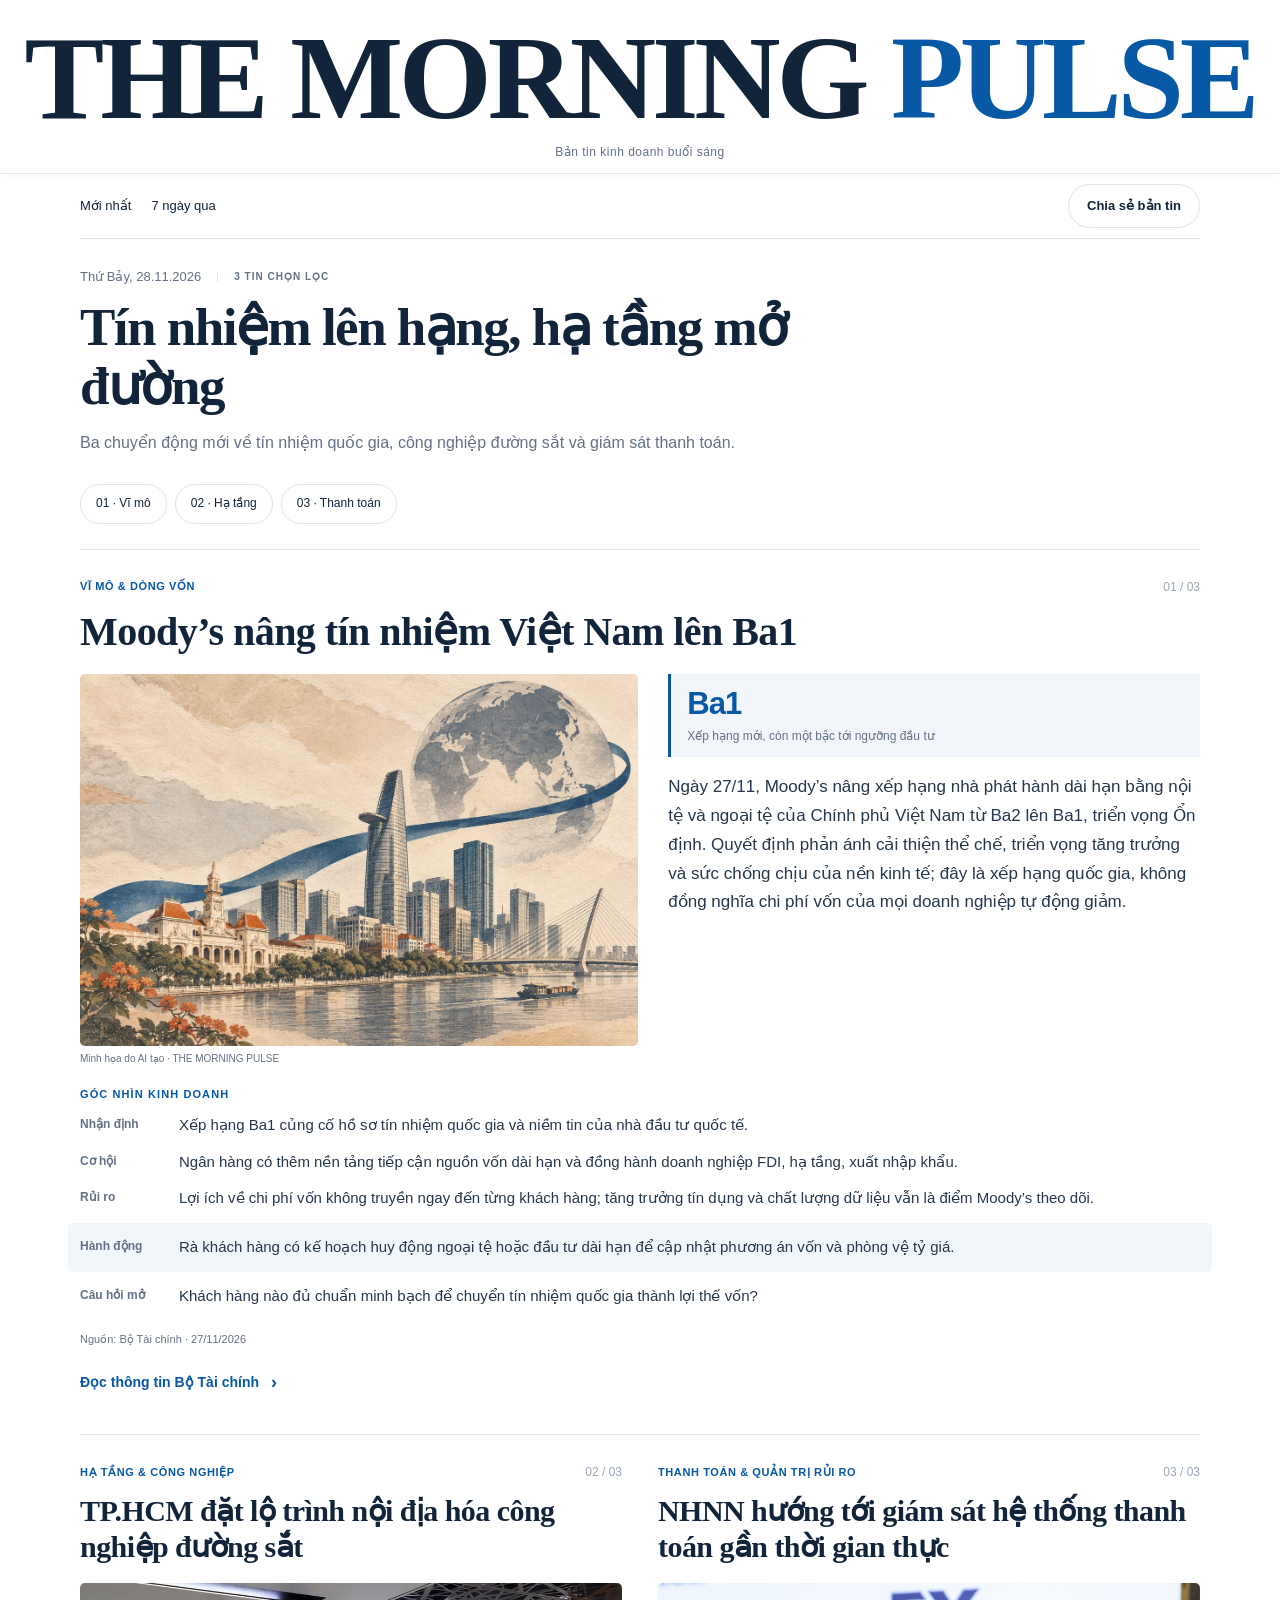
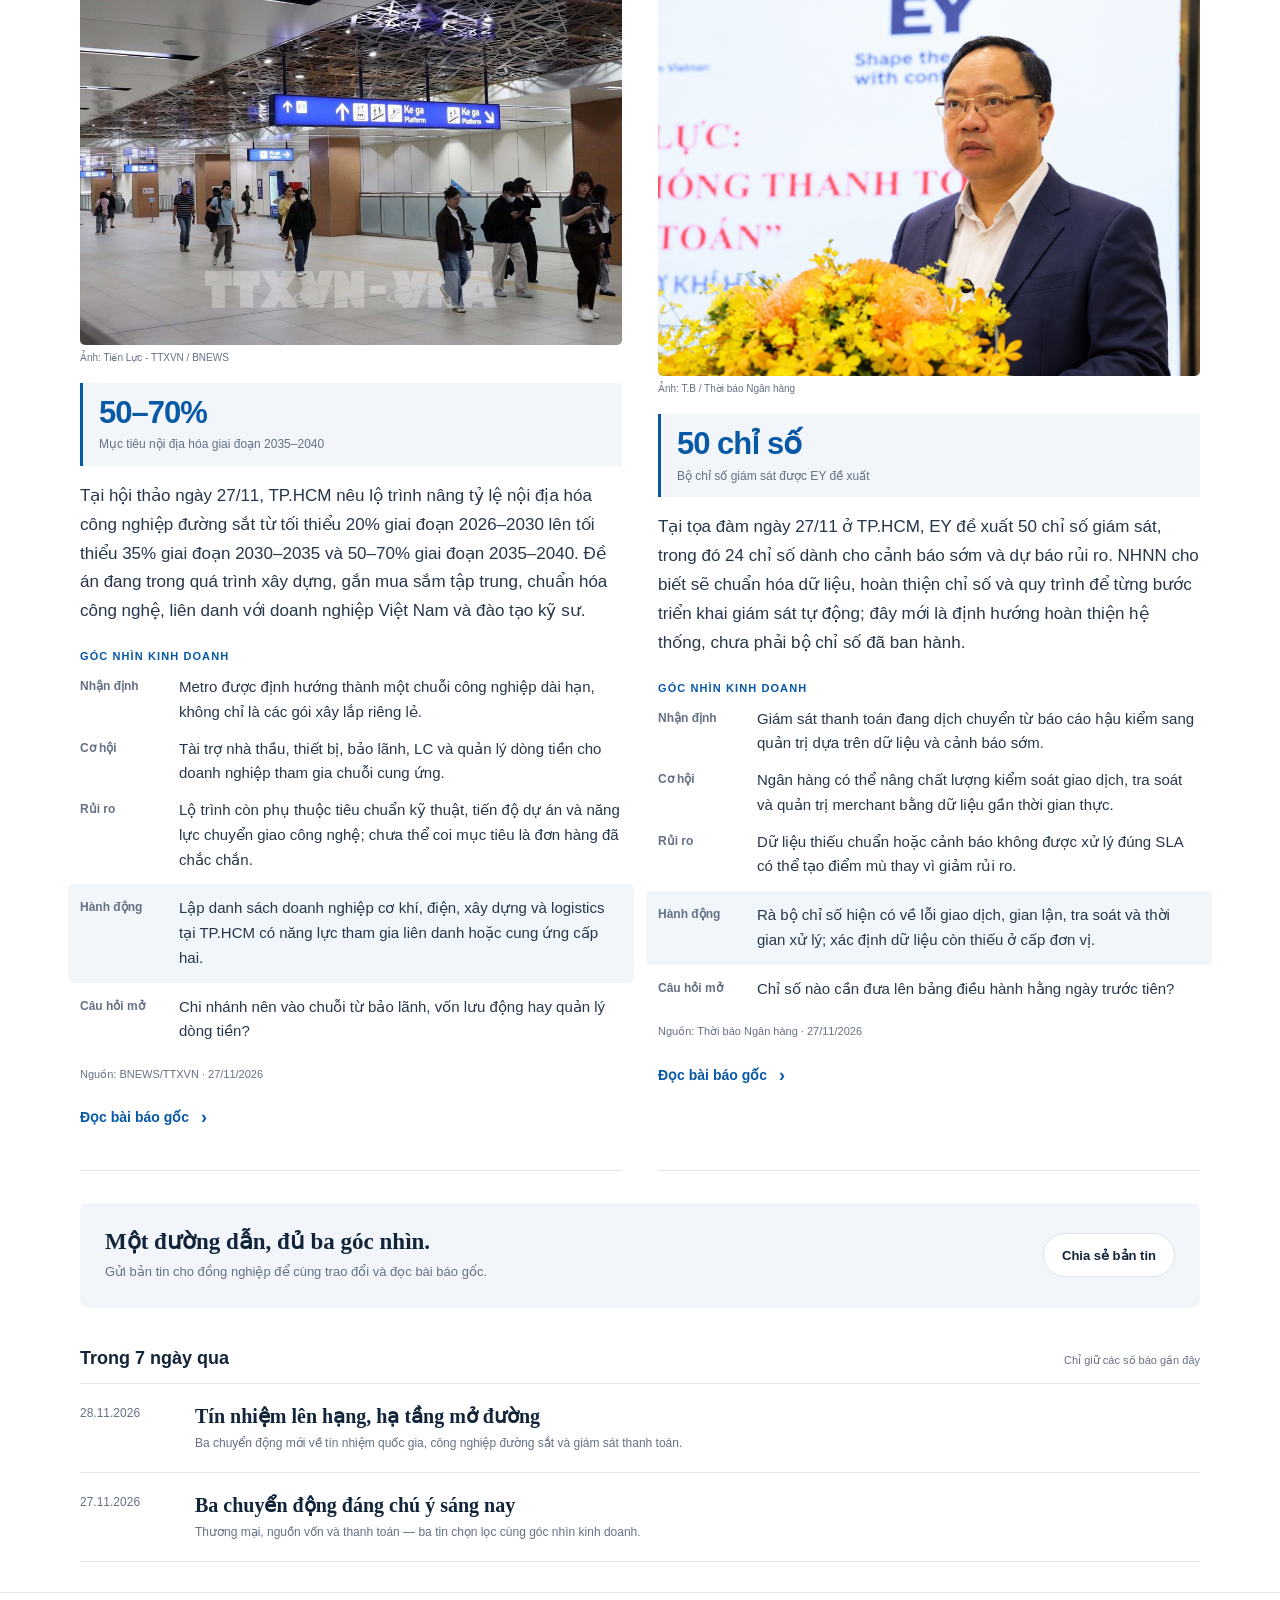
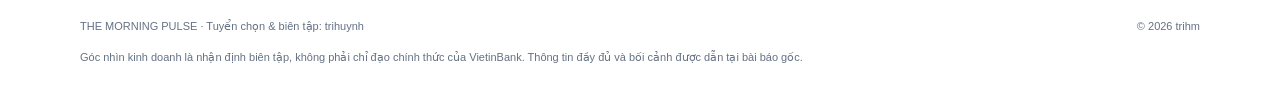
<file: index.html>
<!doctype html>
<html lang="vi"><head><meta charset="utf-8"><meta name="viewport" content="width=device-width,initial-scale=1"><meta name="theme-color" content="#12243a"><title>THE MORNING PULSE | 28.11.2026</title><meta name="description" content="Ba chuyển động mới về tín nhiệm quốc gia, công nghiệp đường sắt và giám sát thanh toán."><link rel="canonical" href="https://trihm77.github.io/morning-pulse/2026-11-28/"><meta property="og:title" content="THE MORNING PULSE | 28.11.2026"><meta property="og:description" content="Ba chuyển động mới về tín nhiệm quốc gia, công nghiệp đường sắt và giám sát thanh toán."><meta property="og:url" content="https://trihm77.github.io/morning-pulse/2026-11-28/read-e18bd8ebb379.html"><meta name="share-url" content="https://trihm77.github.io/morning-pulse/2026-11-28/read-e18bd8ebb379.html"><meta property="og:type" content="article"><meta property="og:locale" content="vi_VN"><meta property="og:site_name" content="THE MORNING PULSE"><meta property="og:image" content="https://trihm77.github.io/morning-pulse/2026-11-28/og-8ef21337254f.png"><meta property="og:image:width" content="1200"><meta property="og:image:height" content="630"><meta property="og:image:type" content="image/png"><meta property="og:image:alt" content="THE MORNING PULSE — ba tin nổi bật và QR đọc số báo"><meta name="twitter:card" content="summary_large_image"><meta name="twitter:image" content="https://trihm77.github.io/morning-pulse/2026-11-28/og-8ef21337254f.png"><link rel="stylesheet" href="assets/site.css?v=68bf0a8bf7ad"><script defer src="assets/site.js?v=3690ec733a47"></script></head><body><header class="brandbar"><div class="shell brandrow"><a class="brand" href="index.html" aria-label="THE MORNING PULSE — bản tin mới nhất"><span class="brand-text">THE MORNING <span class="brand-accent">PULSE</span></span></a><p class="tagline">Bản tin kinh doanh buổi sáng</p></div></header><div class="shell utilityrow"><nav class="topnav" aria-label="Điều hướng"><a href="index.html">Mới nhất</a><a href="archive.html">7 ngày qua</a><button class="share" data-share>Chia sẻ bản tin</button></nav></div><main class="shell"><section class="intro"><p class="issue-date"><time datetime="2026-11-28">Thứ Bảy, 28.11.2026</time><span>3 TIN CHỌN LỌC</span></p><h1>Tín nhiệm lên hạng, hạ tầng mở đường</h1><p>Ba chuyển động mới về tín nhiệm quốc gia, công nghiệp đường sắt và giám sát thanh toán.</p></section><nav class="jump" aria-label="Đọc nhanh"><a href="#tin-1">01 · Vĩ mô</a><a href="#tin-2">02 · Hạ tầng</a><a href="#tin-3">03 · Thanh toán</a></nav><div class="stories"><article class="story lead" id="tin-1"><div class="story-head"><span class="category">Vĩ mô &amp; dòng vốn</span><span class="index">01 / 03</span></div><h2>Moody’s nâng tín nhiệm Việt Nam lên Ba1</h2><div class="story-layout"><figure><img src="2026-11-28/story-1.jpg?v=7ae9d011f821" alt="Minh họa biên tập: đô thị Việt Nam kết nối dòng vốn quốc tế; ảnh do AI tạo" width="1280" height="853" loading="eager" decoding="async"><figcaption>Minh họa do AI tạo · THE MORNING PULSE</figcaption></figure><div><div class="number"><b>Ba1</b><span>Xếp hạng mới, còn một bậc tới ngưỡng đầu tư</span></div><p class="summary">Ngày 27/11, Moody’s nâng xếp hạng nhà phát hành dài hạn bằng nội tệ và ngoại tệ của Chính phủ Việt Nam từ Ba2 lên Ba1, triển vọng Ổn định. Quyết định phản ánh cải thiện thể chế, triển vọng tăng trưởng và sức chống chịu của nền kinh tế; đây là xếp hạng quốc gia, không đồng nghĩa chi phí vốn của mọi doanh nghiệp tự động giảm.</p></div></div><section class="analysis" aria-label="Góc nhìn kinh doanh"><h3>Góc nhìn kinh doanh</h3><dl><div><dt>Nhận định</dt><dd>Xếp hạng Ba1 củng cố hồ sơ tín nhiệm quốc gia và niềm tin của nhà đầu tư quốc tế.</dd></div><div><dt>Cơ hội</dt><dd>Ngân hàng có thêm nền tảng tiếp cận nguồn vốn dài hạn và đồng hành doanh nghiệp FDI, hạ tầng, xuất nhập khẩu.</dd></div><div><dt>Rủi ro</dt><dd>Lợi ích về chi phí vốn không truyền ngay đến từng khách hàng; tăng trưởng tín dụng và chất lượng dữ liệu vẫn là điểm Moody’s theo dõi.</dd></div><div class="action"><dt>Hành động</dt><dd>Rà khách hàng có kế hoạch huy động ngoại tệ hoặc đầu tư dài hạn để cập nhật phương án vốn và phòng vệ tỷ giá.</dd></div><div><dt>Câu hỏi mở</dt><dd>Khách hàng nào đủ chuẩn minh bạch để chuyển tín nhiệm quốc gia thành lợi thế vốn?</dd></div></dl></section><p class="source">Nguồn: Bộ Tài chính · 27/11/2026</p><div class="source-links"><a href="https://dangcongsan.org.vn/botaichinh/tin-tuc-hoat-dong/moody-s-nang-xep-hang-tin-nhiem-quoc-gia-cua-viet-nam-len-ba1-trien-vong-on-dinh-.html" target="_blank" rel="noopener noreferrer">Đọc thông tin Bộ Tài chính</a></div></article><article class="story" id="tin-2"><div class="story-head"><span class="category">Hạ tầng &amp; công nghiệp</span><span class="index">02 / 03</span></div><h2>TP.HCM đặt lộ trình nội địa hóa công nghiệp đường sắt</h2><div class="story-layout"><figure><img src="2026-11-28/story-2.jpg?v=f698d787ff3a" alt="Hành khách tại ga Nhà hát Thành phố trên tuyến metro Bến Thành - Suối Tiên" width="1024" height="683" loading="lazy" decoding="async"><figcaption>Ảnh: Tiến Lực - TTXVN / BNEWS</figcaption></figure><div><div class="number"><b>50–70%</b><span>Mục tiêu nội địa hóa giai đoạn 2035–2040</span></div><p class="summary">Tại hội thảo ngày 27/11, TP.HCM nêu lộ trình nâng tỷ lệ nội địa hóa công nghiệp đường sắt từ tối thiểu 20% giai đoạn 2026–2030 lên tối thiểu 35% giai đoạn 2030–2035 và 50–70% giai đoạn 2035–2040. Đề án đang trong quá trình xây dựng, gắn mua sắm tập trung, chuẩn hóa công nghệ, liên danh với doanh nghiệp Việt Nam và đào tạo kỹ sư.</p></div></div><section class="analysis" aria-label="Góc nhìn kinh doanh"><h3>Góc nhìn kinh doanh</h3><dl><div><dt>Nhận định</dt><dd>Metro được định hướng thành một chuỗi công nghiệp dài hạn, không chỉ là các gói xây lắp riêng lẻ.</dd></div><div><dt>Cơ hội</dt><dd>Tài trợ nhà thầu, thiết bị, bảo lãnh, LC và quản lý dòng tiền cho doanh nghiệp tham gia chuỗi cung ứng.</dd></div><div><dt>Rủi ro</dt><dd>Lộ trình còn phụ thuộc tiêu chuẩn kỹ thuật, tiến độ dự án và năng lực chuyển giao công nghệ; chưa thể coi mục tiêu là đơn hàng đã chắc chắn.</dd></div><div class="action"><dt>Hành động</dt><dd>Lập danh sách doanh nghiệp cơ khí, điện, xây dựng và logistics tại TP.HCM có năng lực tham gia liên danh hoặc cung ứng cấp hai.</dd></div><div><dt>Câu hỏi mở</dt><dd>Chi nhánh nên vào chuỗi từ bảo lãnh, vốn lưu động hay quản lý dòng tiền?</dd></div></dl></section><p class="source">Nguồn: BNEWS/TTXVN · 27/11/2026</p><div class="source-links"><a href="https://bnews.vn/tp-ho-chi-minh-de-ra-lo-trinh-3-giai-doan-noi-dia-hoa-cong-nghiep-duong-sat/445886.html" target="_blank" rel="noopener noreferrer">Đọc bài báo gốc</a></div></article><article class="story" id="tin-3"><div class="story-head"><span class="category">Thanh toán &amp; quản trị rủi ro</span><span class="index">03 / 03</span></div><h2>NHNN hướng tới giám sát hệ thống thanh toán gần thời gian thực</h2><div class="story-layout"><figure><img src="2026-11-28/story-3.jpg?v=4c318b36e368" alt="Ông Phạm Anh Tuấn, Vụ trưởng Vụ Thanh toán NHNN, phát biểu tại tọa đàm ngày 27/11" width="1280" height="928" loading="lazy" decoding="async"><figcaption>Ảnh: T.B / Thời báo Ngân hàng</figcaption></figure><div><div class="number"><b>50 chỉ số</b><span>Bộ chỉ số giám sát được EY đề xuất</span></div><p class="summary">Tại tọa đàm ngày 27/11 ở TP.HCM, EY đề xuất 50 chỉ số giám sát, trong đó 24 chỉ số dành cho cảnh báo sớm và dự báo rủi ro. NHNN cho biết sẽ chuẩn hóa dữ liệu, hoàn thiện chỉ số và quy trình để từng bước triển khai giám sát tự động; đây mới là định hướng hoàn thiện hệ thống, chưa phải bộ chỉ số đã ban hành.</p></div></div><section class="analysis" aria-label="Góc nhìn kinh doanh"><h3>Góc nhìn kinh doanh</h3><dl><div><dt>Nhận định</dt><dd>Giám sát thanh toán đang dịch chuyển từ báo cáo hậu kiểm sang quản trị dựa trên dữ liệu và cảnh báo sớm.</dd></div><div><dt>Cơ hội</dt><dd>Ngân hàng có thể nâng chất lượng kiểm soát giao dịch, tra soát và quản trị merchant bằng dữ liệu gần thời gian thực.</dd></div><div><dt>Rủi ro</dt><dd>Dữ liệu thiếu chuẩn hoặc cảnh báo không được xử lý đúng SLA có thể tạo điểm mù thay vì giảm rủi ro.</dd></div><div class="action"><dt>Hành động</dt><dd>Rà bộ chỉ số hiện có về lỗi giao dịch, gian lận, tra soát và thời gian xử lý; xác định dữ liệu còn thiếu ở cấp đơn vị.</dd></div><div><dt>Câu hỏi mở</dt><dd>Chỉ số nào cần đưa lên bảng điều hành hằng ngày trước tiên?</dd></div></dl></section><p class="source">Nguồn: Thời báo Ngân hàng · 27/11/2026</p><div class="source-links"><a href="https://thoibaonganhang.vn/chuan-hoa-nen-tang-giam-sat-tu-dong-he-thong-thanh-toan-191321.html" target="_blank" rel="noopener noreferrer">Đọc bài báo gốc</a></div></article></div><aside class="closing"><div><h2>Một đường dẫn, đủ ba góc nhìn.</h2><p>Gửi bản tin cho đồng nghiệp để cùng trao đổi và đọc bài báo gốc.</p></div><button class="share" data-share>Chia sẻ bản tin</button></aside><section class="week" aria-label="Bản tin gần đây"><div class="section-heading"><h2>Trong 7 ngày qua</h2><span>Chỉ giữ các số báo gần đây</span></div><ul class="edition-list"><li><a href="2026-11-28/"><time datetime="2026-11-28">28.11.2026</time><div><b>Tín nhiệm lên hạng, hạ tầng mở đường</b><small>Ba chuyển động mới về tín nhiệm quốc gia, công nghiệp đường sắt và giám sát thanh toán.</small></div></a></li><li><a href="2026-11-27/"><time datetime="2026-11-27">27.11.2026</time><div><b>Ba chuyển động đáng chú ý sáng nay</b><small>Thương mại, nguồn vốn và thanh toán — ba tin chọn lọc cùng góc nhìn kinh doanh.</small></div></a></li></ul></section></main><footer class="footer"><div class="shell"><div class="footerline"><span>THE MORNING PULSE · Tuyển chọn &amp; biên tập: trihuynh</span><span>© 2026 trihm</span></div><p>Góc nhìn kinh doanh là nhận định biên tập, không phải chỉ đạo chính thức của VietinBank. Thông tin đầy đủ và bối cảnh được dẫn tại bài báo gốc.</p></div></footer><div id="status" class="toast" role="status" aria-live="polite"></div></body></html>
</file>
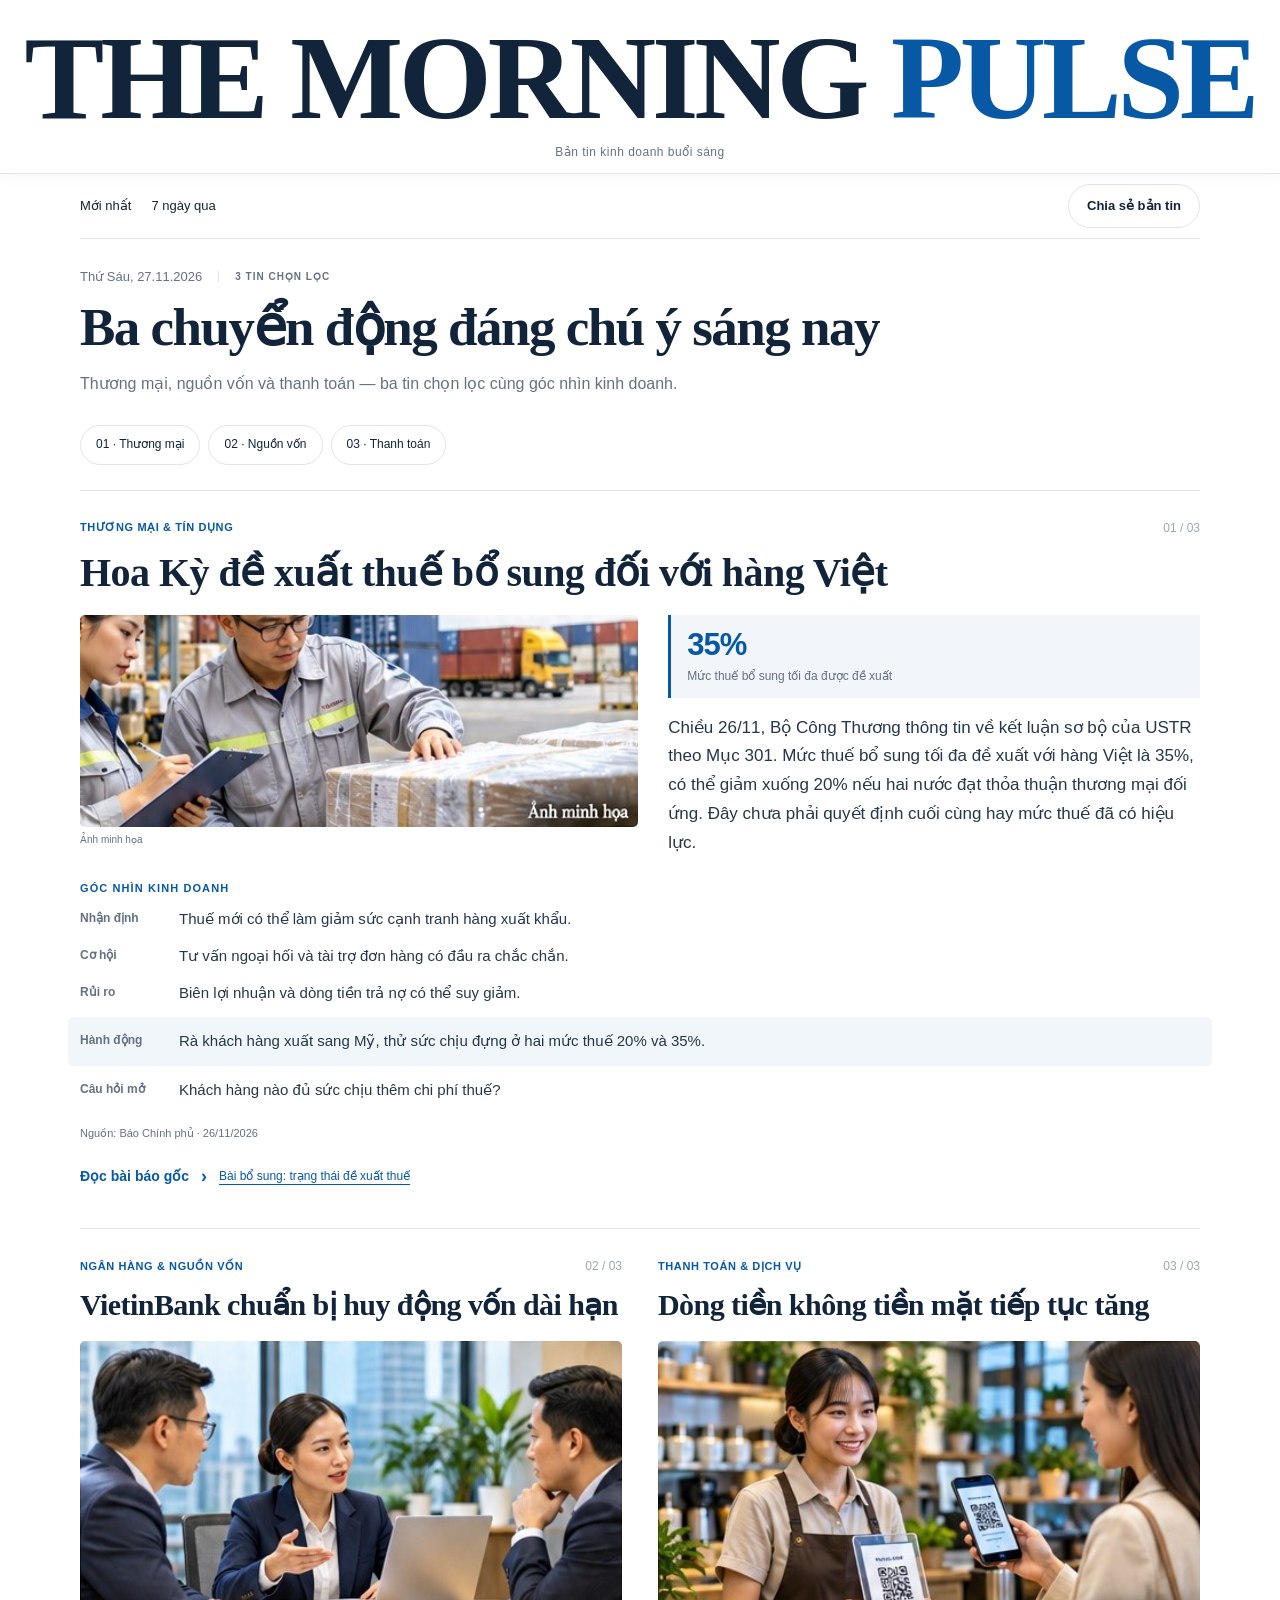
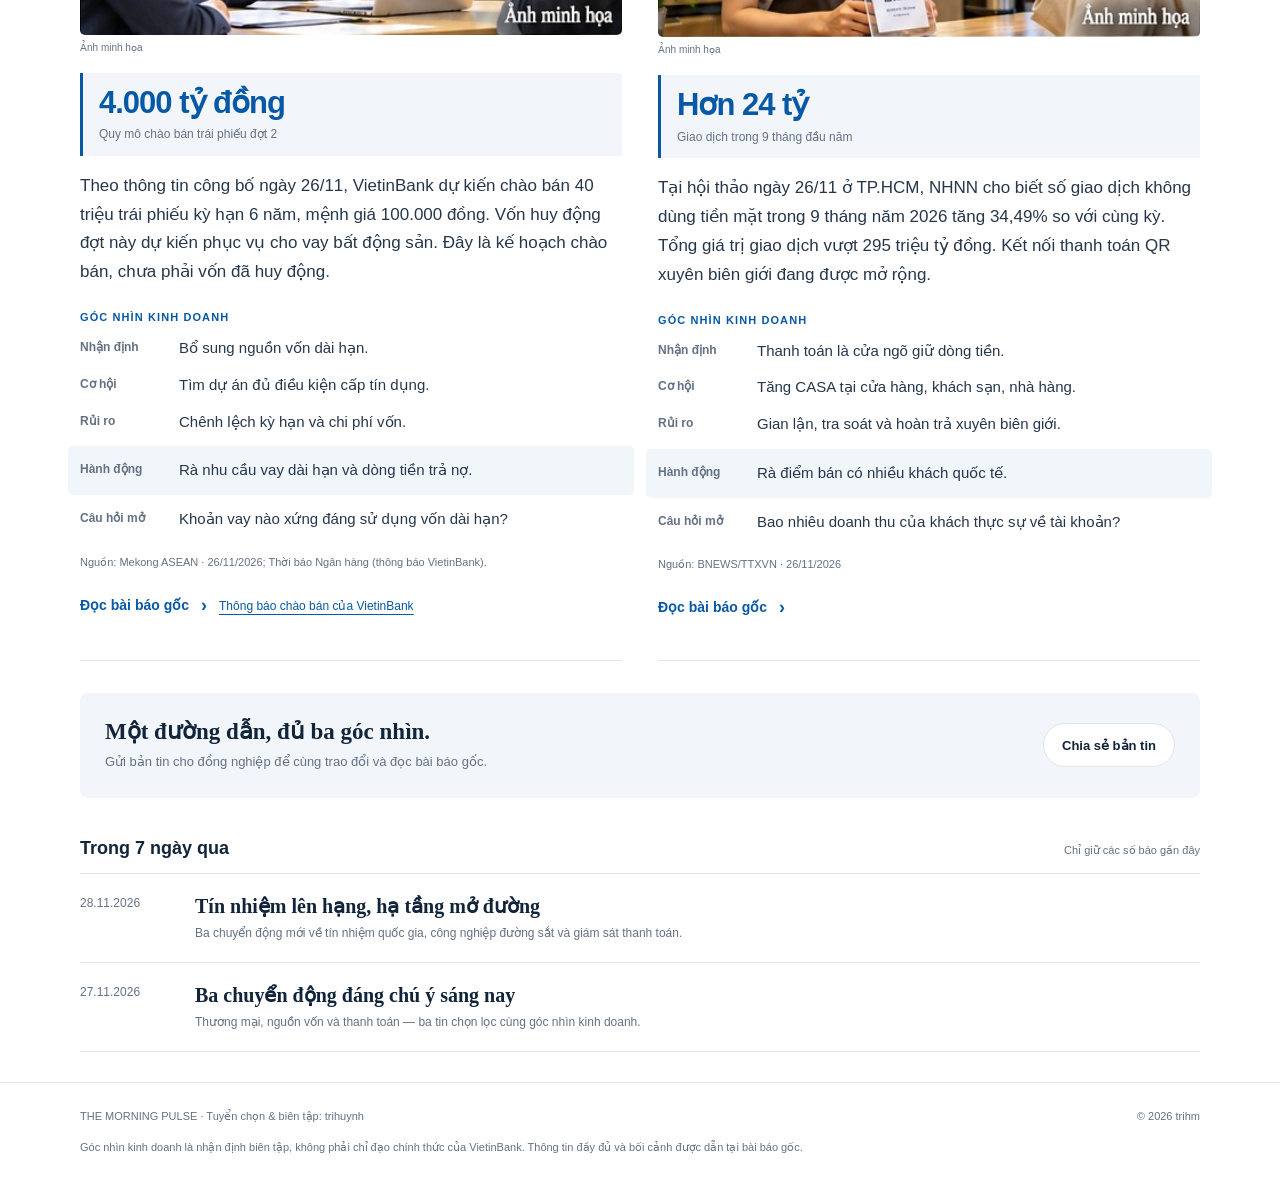
<file: 2026-11-27/index.html>
<!doctype html>
<html lang="vi"><head><meta charset="utf-8"><meta name="viewport" content="width=device-width,initial-scale=1"><meta name="theme-color" content="#12243a"><title>THE MORNING PULSE | 27.11.2026</title><meta name="description" content="Thương mại, nguồn vốn và thanh toán — ba tin chọn lọc cùng góc nhìn kinh doanh."><link rel="canonical" href="https://trihm77.github.io/morning-pulse/2026-11-27/"><meta property="og:title" content="THE MORNING PULSE | 27.11.2026"><meta property="og:description" content="Thương mại, nguồn vốn và thanh toán — ba tin chọn lọc cùng góc nhìn kinh doanh."><meta property="og:url" content="https://trihm77.github.io/morning-pulse/2026-11-27/read-dabc525f8e44.html"><meta name="share-url" content="https://trihm77.github.io/morning-pulse/2026-11-27/read-dabc525f8e44.html"><meta property="og:type" content="article"><meta property="og:locale" content="vi_VN"><meta property="og:site_name" content="THE MORNING PULSE"><meta property="og:image" content="https://trihm77.github.io/morning-pulse/2026-11-27/og-bd72674cb7d9.png"><meta property="og:image:width" content="1200"><meta property="og:image:height" content="630"><meta property="og:image:type" content="image/png"><meta property="og:image:alt" content="THE MORNING PULSE — ba tin nổi bật và QR đọc số báo"><meta name="twitter:card" content="summary_large_image"><meta name="twitter:image" content="https://trihm77.github.io/morning-pulse/2026-11-27/og-bd72674cb7d9.png"><link rel="stylesheet" href="../assets/site.css?v=68bf0a8bf7ad"><script defer src="../assets/site.js?v=3690ec733a47"></script></head><body><header class="brandbar"><div class="shell brandrow"><a class="brand" href="../index.html" aria-label="THE MORNING PULSE — bản tin mới nhất"><span class="brand-text">THE MORNING <span class="brand-accent">PULSE</span></span></a><p class="tagline">Bản tin kinh doanh buổi sáng</p></div></header><div class="shell utilityrow"><nav class="topnav" aria-label="Điều hướng"><a href="../index.html">Mới nhất</a><a href="../archive.html">7 ngày qua</a><button class="share" data-share>Chia sẻ bản tin</button></nav></div><main class="shell"><section class="intro"><p class="issue-date"><time datetime="2026-11-27">Thứ Sáu, 27.11.2026</time><span>3 TIN CHỌN LỌC</span></p><h1>Ba chuyển động đáng chú ý sáng nay</h1><p>Thương mại, nguồn vốn và thanh toán — ba tin chọn lọc cùng góc nhìn kinh doanh.</p></section><nav class="jump" aria-label="Đọc nhanh"><a href="#tin-1">01 · Thương mại</a><a href="#tin-2">02 · Nguồn vốn</a><a href="#tin-3">03 · Thanh toán</a></nav><div class="stories"><article class="story lead" id="tin-1"><div class="story-head"><span class="category">Thương mại &amp; tín dụng</span><span class="index">01 / 03</span></div><h2>Hoa Kỳ đề xuất thuế bổ sung đối với hàng Việt</h2><div class="story-layout"><figure><img src="story-1.jpg?v=9e9c89a6041d" alt="Hoa Kỳ đề xuất thuế bổ sung đối với hàng Việt" width="504" height="192" loading="eager" decoding="async"><figcaption>Ảnh minh họa</figcaption></figure><div><div class="number"><b>35%</b><span>Mức thuế bổ sung tối đa được đề xuất</span></div><p class="summary">Chiều 26/11, Bộ Công Thương thông tin về kết luận sơ bộ của USTR theo Mục 301. Mức thuế bổ sung tối đa đề xuất với hàng Việt là 35%, có thể giảm xuống 20% nếu hai nước đạt thỏa thuận thương mại đối ứng. Đây chưa phải quyết định cuối cùng hay mức thuế đã có hiệu lực.</p></div></div><section class="analysis" aria-label="Góc nhìn kinh doanh"><h3>Góc nhìn kinh doanh</h3><dl><div><dt>Nhận định</dt><dd>Thuế mới có thể làm giảm sức cạnh tranh hàng xuất khẩu.</dd></div><div><dt>Cơ hội</dt><dd>Tư vấn ngoại hối và tài trợ đơn hàng có đầu ra chắc chắn.</dd></div><div><dt>Rủi ro</dt><dd>Biên lợi nhuận và dòng tiền trả nợ có thể suy giảm.</dd></div><div class="action"><dt>Hành động</dt><dd>Rà khách hàng xuất sang Mỹ, thử sức chịu đựng ở hai mức thuế 20% và 35%.</dd></div><div><dt>Câu hỏi mở</dt><dd>Khách hàng nào đủ sức chịu thêm chi phí thuế?</dd></div></dl></section><p class="source">Nguồn: Báo Chính phủ · 26/11/2026</p><div class="source-links"><a href="https://baochinhphu.vn/bo-cong-thuong-thong-tin-them-ve-de-xuat-thue-cua-hoa-ky-102261126161923731.htm" target="_blank" rel="noopener noreferrer">Đọc bài báo gốc</a><a href="https://cms.baochinhphu.vn/de-xuat-thue-cua-ustr-chua-phai-quyet-dinh-cuoi-cung-102261125232910921.htm" target="_blank" rel="noopener noreferrer">Bài bổ sung: trạng thái đề xuất thuế</a></div></article><article class="story" id="tin-2"><div class="story-head"><span class="category">Ngân hàng &amp; nguồn vốn</span><span class="index">02 / 03</span></div><h2>VietinBank chuẩn bị huy động vốn dài hạn</h2><div class="story-layout"><figure><img src="story-2.jpg?v=b54e11663d11" alt="VietinBank chuẩn bị huy động vốn dài hạn" width="475" height="257" loading="lazy" decoding="async"><figcaption>Ảnh minh họa</figcaption></figure><div><div class="number"><b>4.000 tỷ đồng</b><span>Quy mô chào bán trái phiếu đợt 2</span></div><p class="summary">Theo thông tin công bố ngày 26/11, VietinBank dự kiến chào bán 40 triệu trái phiếu kỳ hạn 6 năm, mệnh giá 100.000 đồng. Vốn huy động đợt này dự kiến phục vụ cho vay bất động sản. Đây là kế hoạch chào bán, chưa phải vốn đã huy động.</p></div></div><section class="analysis" aria-label="Góc nhìn kinh doanh"><h3>Góc nhìn kinh doanh</h3><dl><div><dt>Nhận định</dt><dd>Bổ sung nguồn vốn dài hạn.</dd></div><div><dt>Cơ hội</dt><dd>Tìm dự án đủ điều kiện cấp tín dụng.</dd></div><div><dt>Rủi ro</dt><dd>Chênh lệch kỳ hạn và chi phí vốn.</dd></div><div class="action"><dt>Hành động</dt><dd>Rà nhu cầu vay dài hạn và dòng tiền trả nợ.</dd></div><div><dt>Câu hỏi mở</dt><dd>Khoản vay nào xứng đáng sử dụng vốn dài hạn?</dd></div></dl></section><p class="source">Nguồn: Mekong ASEAN · 26/11/2026; Thời báo Ngân hàng (thông báo VietinBank).</p><div class="source-links"><a href="https://mekongasean.vn/vietinbank-tiep-tuc-huy-dong-4000-ty-dong-qua-kenh-trai-phieu-62277.html" target="_blank" rel="noopener noreferrer">Đọc bài báo gốc</a><a href="https://thoibaonganhang.vn/vietinbank-thong-bao-chao-ban-trai-phieu-ra-cong-chung-dot-2-191226.html" target="_blank" rel="noopener noreferrer">Thông báo chào bán của VietinBank</a></div></article><article class="story" id="tin-3"><div class="story-head"><span class="category">Thanh toán &amp; dịch vụ</span><span class="index">03 / 03</span></div><h2>Dòng tiền không tiền mặt tiếp tục tăng</h2><div class="story-layout"><figure><img src="story-3.jpg?v=6d5c44b3aee7" alt="Dòng tiền không tiền mặt tiếp tục tăng" width="473" height="258" loading="lazy" decoding="async"><figcaption>Ảnh minh họa</figcaption></figure><div><div class="number"><b>Hơn 24 tỷ</b><span>Giao dịch trong 9 tháng đầu năm</span></div><p class="summary">Tại hội thảo ngày 26/11 ở TP.HCM, NHNN cho biết số giao dịch không dùng tiền mặt trong 9 tháng năm 2026 tăng 34,49% so với cùng kỳ. Tổng giá trị giao dịch vượt 295 triệu tỷ đồng. Kết nối thanh toán QR xuyên biên giới đang được mở rộng.</p></div></div><section class="analysis" aria-label="Góc nhìn kinh doanh"><h3>Góc nhìn kinh doanh</h3><dl><div><dt>Nhận định</dt><dd>Thanh toán là cửa ngõ giữ dòng tiền.</dd></div><div><dt>Cơ hội</dt><dd>Tăng CASA tại cửa hàng, khách sạn, nhà hàng.</dd></div><div><dt>Rủi ro</dt><dd>Gian lận, tra soát và hoàn trả xuyên biên giới.</dd></div><div class="action"><dt>Hành động</dt><dd>Rà điểm bán có nhiều khách quốc tế.</dd></div><div><dt>Câu hỏi mở</dt><dd>Bao nhiêu doanh thu của khách thực sự về tài khoản?</dd></div></dl></section><p class="source">Nguồn: BNEWS/TTXVN · 26/11/2026</p><div class="source-links"><a href="https://bnews.vn/mo-rong-he-sinh-thai-thanh-toan-qr-xuyen-bien-gioi/445732.html" target="_blank" rel="noopener noreferrer">Đọc bài báo gốc</a></div></article></div><aside class="closing"><div><h2>Một đường dẫn, đủ ba góc nhìn.</h2><p>Gửi bản tin cho đồng nghiệp để cùng trao đổi và đọc bài báo gốc.</p></div><button class="share" data-share>Chia sẻ bản tin</button></aside><section class="week" aria-label="Bản tin gần đây"><div class="section-heading"><h2>Trong 7 ngày qua</h2><span>Chỉ giữ các số báo gần đây</span></div><ul class="edition-list"><li><a href="../2026-11-28/"><time datetime="2026-11-28">28.11.2026</time><div><b>Tín nhiệm lên hạng, hạ tầng mở đường</b><small>Ba chuyển động mới về tín nhiệm quốc gia, công nghiệp đường sắt và giám sát thanh toán.</small></div></a></li><li><a href="../2026-11-27/"><time datetime="2026-11-27">27.11.2026</time><div><b>Ba chuyển động đáng chú ý sáng nay</b><small>Thương mại, nguồn vốn và thanh toán — ba tin chọn lọc cùng góc nhìn kinh doanh.</small></div></a></li></ul></section></main><footer class="footer"><div class="shell"><div class="footerline"><span>THE MORNING PULSE · Tuyển chọn &amp; biên tập: trihuynh</span><span>© 2026 trihm</span></div><p>Góc nhìn kinh doanh là nhận định biên tập, không phải chỉ đạo chính thức của VietinBank. Thông tin đầy đủ và bối cảnh được dẫn tại bài báo gốc.</p></div></footer><div id="status" class="toast" role="status" aria-live="polite"></div></body></html>
</file>
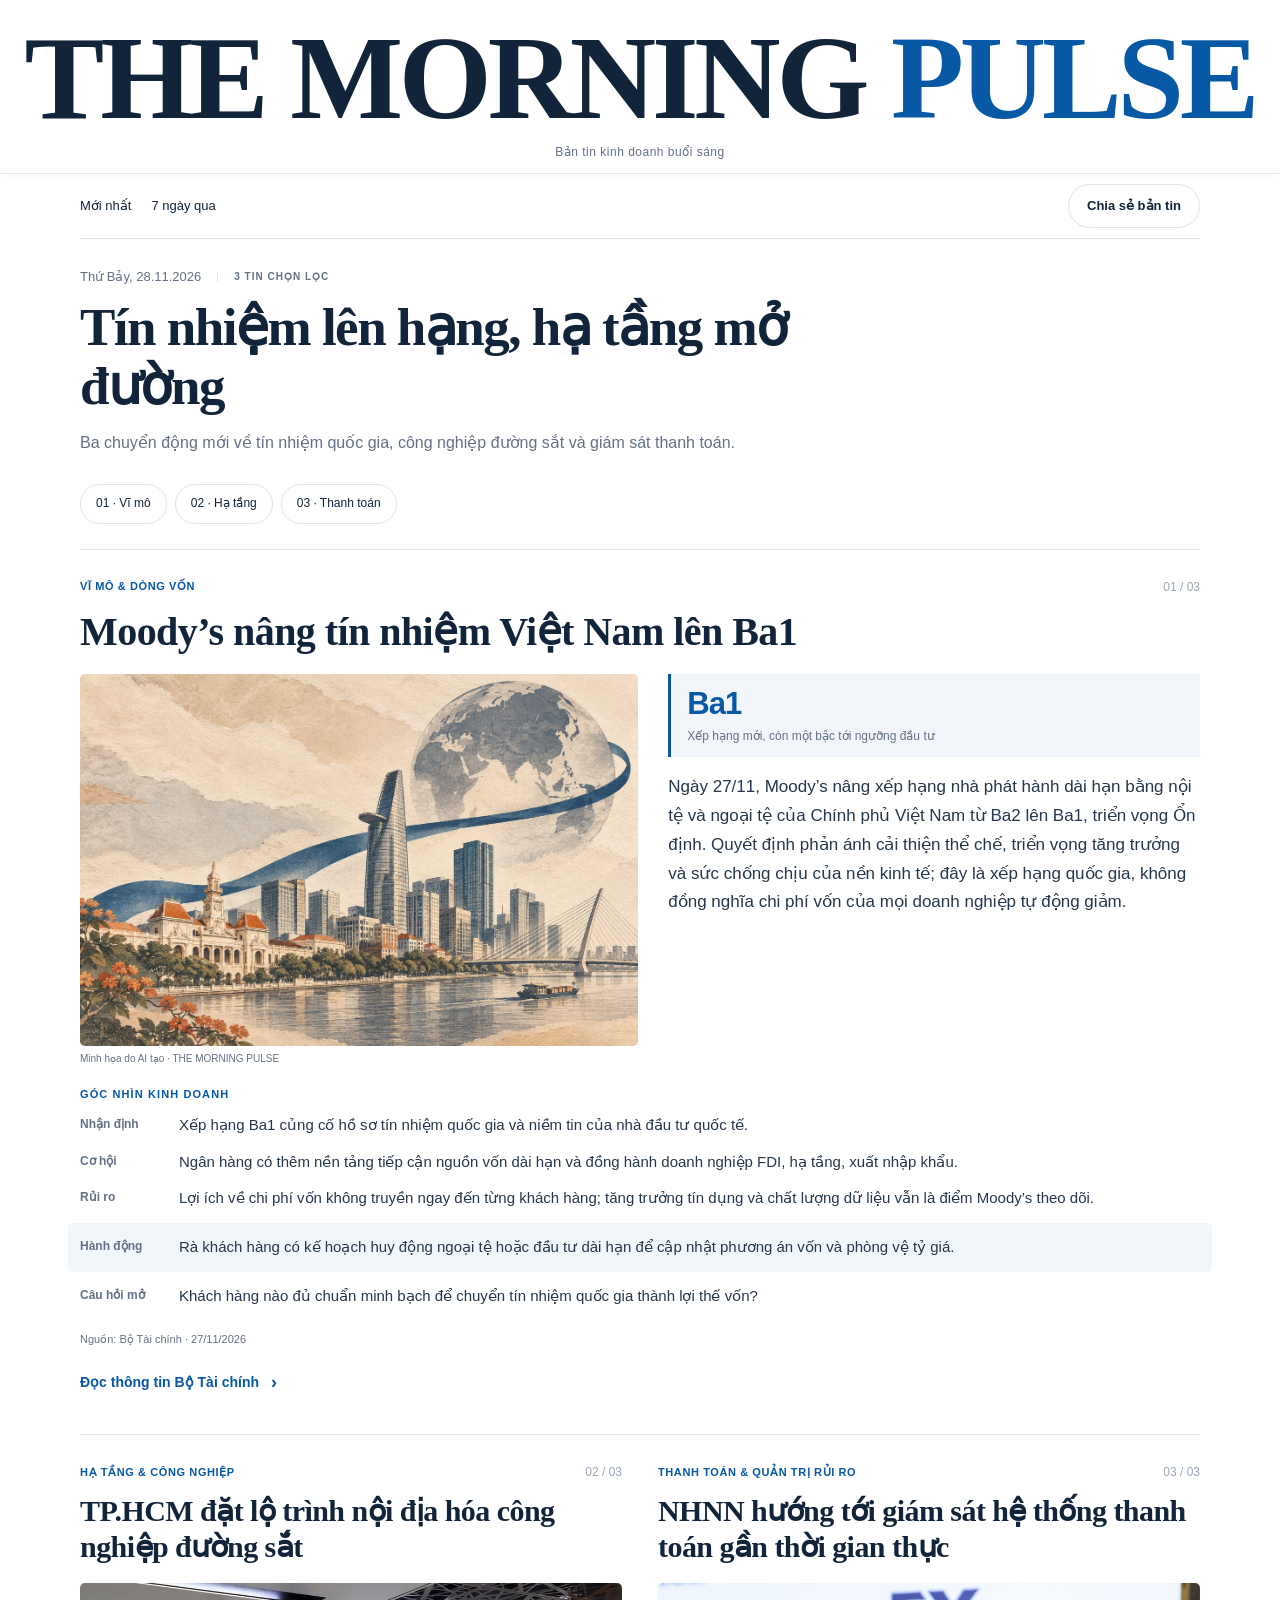
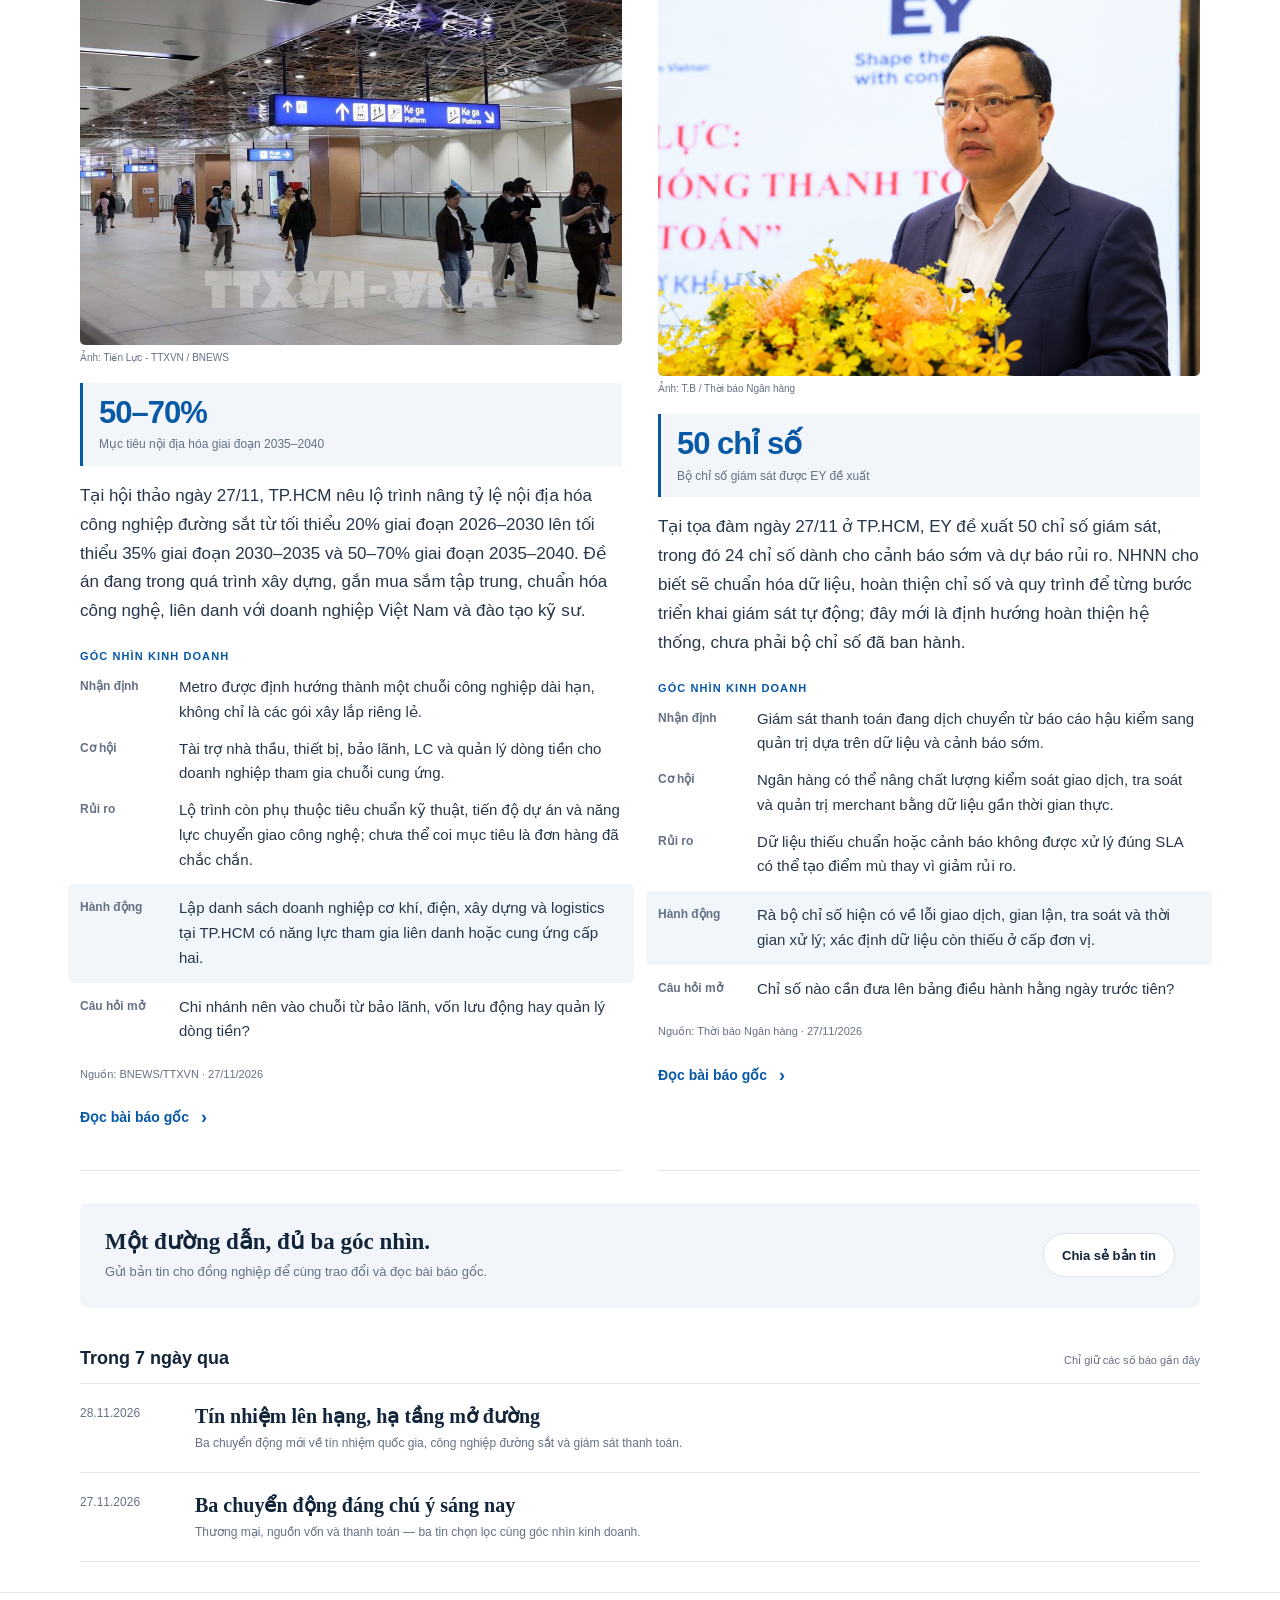
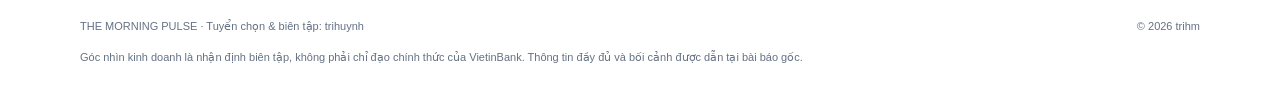
<file: 2026-11-28/index.html>
<!doctype html>
<html lang="vi"><head><meta charset="utf-8"><meta name="viewport" content="width=device-width,initial-scale=1"><meta name="theme-color" content="#12243a"><title>THE MORNING PULSE | 28.11.2026</title><meta name="description" content="Ba chuyển động mới về tín nhiệm quốc gia, công nghiệp đường sắt và giám sát thanh toán."><link rel="canonical" href="https://trihm77.github.io/morning-pulse/2026-11-28/"><meta property="og:title" content="THE MORNING PULSE | 28.11.2026"><meta property="og:description" content="Ba chuyển động mới về tín nhiệm quốc gia, công nghiệp đường sắt và giám sát thanh toán."><meta property="og:url" content="https://trihm77.github.io/morning-pulse/2026-11-28/read-e18bd8ebb379.html"><meta name="share-url" content="https://trihm77.github.io/morning-pulse/2026-11-28/read-e18bd8ebb379.html"><meta property="og:type" content="article"><meta property="og:locale" content="vi_VN"><meta property="og:site_name" content="THE MORNING PULSE"><meta property="og:image" content="https://trihm77.github.io/morning-pulse/2026-11-28/og-8ef21337254f.png"><meta property="og:image:width" content="1200"><meta property="og:image:height" content="630"><meta property="og:image:type" content="image/png"><meta property="og:image:alt" content="THE MORNING PULSE — ba tin nổi bật và QR đọc số báo"><meta name="twitter:card" content="summary_large_image"><meta name="twitter:image" content="https://trihm77.github.io/morning-pulse/2026-11-28/og-8ef21337254f.png"><link rel="stylesheet" href="../assets/site.css?v=68bf0a8bf7ad"><script defer src="../assets/site.js?v=3690ec733a47"></script></head><body><header class="brandbar"><div class="shell brandrow"><a class="brand" href="../index.html" aria-label="THE MORNING PULSE — bản tin mới nhất"><span class="brand-text">THE MORNING <span class="brand-accent">PULSE</span></span></a><p class="tagline">Bản tin kinh doanh buổi sáng</p></div></header><div class="shell utilityrow"><nav class="topnav" aria-label="Điều hướng"><a href="../index.html">Mới nhất</a><a href="../archive.html">7 ngày qua</a><button class="share" data-share>Chia sẻ bản tin</button></nav></div><main class="shell"><section class="intro"><p class="issue-date"><time datetime="2026-11-28">Thứ Bảy, 28.11.2026</time><span>3 TIN CHỌN LỌC</span></p><h1>Tín nhiệm lên hạng, hạ tầng mở đường</h1><p>Ba chuyển động mới về tín nhiệm quốc gia, công nghiệp đường sắt và giám sát thanh toán.</p></section><nav class="jump" aria-label="Đọc nhanh"><a href="#tin-1">01 · Vĩ mô</a><a href="#tin-2">02 · Hạ tầng</a><a href="#tin-3">03 · Thanh toán</a></nav><div class="stories"><article class="story lead" id="tin-1"><div class="story-head"><span class="category">Vĩ mô &amp; dòng vốn</span><span class="index">01 / 03</span></div><h2>Moody’s nâng tín nhiệm Việt Nam lên Ba1</h2><div class="story-layout"><figure><img src="story-1.jpg?v=7ae9d011f821" alt="Minh họa biên tập: đô thị Việt Nam kết nối dòng vốn quốc tế; ảnh do AI tạo" width="1280" height="853" loading="eager" decoding="async"><figcaption>Minh họa do AI tạo · THE MORNING PULSE</figcaption></figure><div><div class="number"><b>Ba1</b><span>Xếp hạng mới, còn một bậc tới ngưỡng đầu tư</span></div><p class="summary">Ngày 27/11, Moody’s nâng xếp hạng nhà phát hành dài hạn bằng nội tệ và ngoại tệ của Chính phủ Việt Nam từ Ba2 lên Ba1, triển vọng Ổn định. Quyết định phản ánh cải thiện thể chế, triển vọng tăng trưởng và sức chống chịu của nền kinh tế; đây là xếp hạng quốc gia, không đồng nghĩa chi phí vốn của mọi doanh nghiệp tự động giảm.</p></div></div><section class="analysis" aria-label="Góc nhìn kinh doanh"><h3>Góc nhìn kinh doanh</h3><dl><div><dt>Nhận định</dt><dd>Xếp hạng Ba1 củng cố hồ sơ tín nhiệm quốc gia và niềm tin của nhà đầu tư quốc tế.</dd></div><div><dt>Cơ hội</dt><dd>Ngân hàng có thêm nền tảng tiếp cận nguồn vốn dài hạn và đồng hành doanh nghiệp FDI, hạ tầng, xuất nhập khẩu.</dd></div><div><dt>Rủi ro</dt><dd>Lợi ích về chi phí vốn không truyền ngay đến từng khách hàng; tăng trưởng tín dụng và chất lượng dữ liệu vẫn là điểm Moody’s theo dõi.</dd></div><div class="action"><dt>Hành động</dt><dd>Rà khách hàng có kế hoạch huy động ngoại tệ hoặc đầu tư dài hạn để cập nhật phương án vốn và phòng vệ tỷ giá.</dd></div><div><dt>Câu hỏi mở</dt><dd>Khách hàng nào đủ chuẩn minh bạch để chuyển tín nhiệm quốc gia thành lợi thế vốn?</dd></div></dl></section><p class="source">Nguồn: Bộ Tài chính · 27/11/2026</p><div class="source-links"><a href="https://dangcongsan.org.vn/botaichinh/tin-tuc-hoat-dong/moody-s-nang-xep-hang-tin-nhiem-quoc-gia-cua-viet-nam-len-ba1-trien-vong-on-dinh-.html" target="_blank" rel="noopener noreferrer">Đọc thông tin Bộ Tài chính</a></div></article><article class="story" id="tin-2"><div class="story-head"><span class="category">Hạ tầng &amp; công nghiệp</span><span class="index">02 / 03</span></div><h2>TP.HCM đặt lộ trình nội địa hóa công nghiệp đường sắt</h2><div class="story-layout"><figure><img src="story-2.jpg?v=f698d787ff3a" alt="Hành khách tại ga Nhà hát Thành phố trên tuyến metro Bến Thành - Suối Tiên" width="1024" height="683" loading="lazy" decoding="async"><figcaption>Ảnh: Tiến Lực - TTXVN / BNEWS</figcaption></figure><div><div class="number"><b>50–70%</b><span>Mục tiêu nội địa hóa giai đoạn 2035–2040</span></div><p class="summary">Tại hội thảo ngày 27/11, TP.HCM nêu lộ trình nâng tỷ lệ nội địa hóa công nghiệp đường sắt từ tối thiểu 20% giai đoạn 2026–2030 lên tối thiểu 35% giai đoạn 2030–2035 và 50–70% giai đoạn 2035–2040. Đề án đang trong quá trình xây dựng, gắn mua sắm tập trung, chuẩn hóa công nghệ, liên danh với doanh nghiệp Việt Nam và đào tạo kỹ sư.</p></div></div><section class="analysis" aria-label="Góc nhìn kinh doanh"><h3>Góc nhìn kinh doanh</h3><dl><div><dt>Nhận định</dt><dd>Metro được định hướng thành một chuỗi công nghiệp dài hạn, không chỉ là các gói xây lắp riêng lẻ.</dd></div><div><dt>Cơ hội</dt><dd>Tài trợ nhà thầu, thiết bị, bảo lãnh, LC và quản lý dòng tiền cho doanh nghiệp tham gia chuỗi cung ứng.</dd></div><div><dt>Rủi ro</dt><dd>Lộ trình còn phụ thuộc tiêu chuẩn kỹ thuật, tiến độ dự án và năng lực chuyển giao công nghệ; chưa thể coi mục tiêu là đơn hàng đã chắc chắn.</dd></div><div class="action"><dt>Hành động</dt><dd>Lập danh sách doanh nghiệp cơ khí, điện, xây dựng và logistics tại TP.HCM có năng lực tham gia liên danh hoặc cung ứng cấp hai.</dd></div><div><dt>Câu hỏi mở</dt><dd>Chi nhánh nên vào chuỗi từ bảo lãnh, vốn lưu động hay quản lý dòng tiền?</dd></div></dl></section><p class="source">Nguồn: BNEWS/TTXVN · 27/11/2026</p><div class="source-links"><a href="https://bnews.vn/tp-ho-chi-minh-de-ra-lo-trinh-3-giai-doan-noi-dia-hoa-cong-nghiep-duong-sat/445886.html" target="_blank" rel="noopener noreferrer">Đọc bài báo gốc</a></div></article><article class="story" id="tin-3"><div class="story-head"><span class="category">Thanh toán &amp; quản trị rủi ro</span><span class="index">03 / 03</span></div><h2>NHNN hướng tới giám sát hệ thống thanh toán gần thời gian thực</h2><div class="story-layout"><figure><img src="story-3.jpg?v=4c318b36e368" alt="Ông Phạm Anh Tuấn, Vụ trưởng Vụ Thanh toán NHNN, phát biểu tại tọa đàm ngày 27/11" width="1280" height="928" loading="lazy" decoding="async"><figcaption>Ảnh: T.B / Thời báo Ngân hàng</figcaption></figure><div><div class="number"><b>50 chỉ số</b><span>Bộ chỉ số giám sát được EY đề xuất</span></div><p class="summary">Tại tọa đàm ngày 27/11 ở TP.HCM, EY đề xuất 50 chỉ số giám sát, trong đó 24 chỉ số dành cho cảnh báo sớm và dự báo rủi ro. NHNN cho biết sẽ chuẩn hóa dữ liệu, hoàn thiện chỉ số và quy trình để từng bước triển khai giám sát tự động; đây mới là định hướng hoàn thiện hệ thống, chưa phải bộ chỉ số đã ban hành.</p></div></div><section class="analysis" aria-label="Góc nhìn kinh doanh"><h3>Góc nhìn kinh doanh</h3><dl><div><dt>Nhận định</dt><dd>Giám sát thanh toán đang dịch chuyển từ báo cáo hậu kiểm sang quản trị dựa trên dữ liệu và cảnh báo sớm.</dd></div><div><dt>Cơ hội</dt><dd>Ngân hàng có thể nâng chất lượng kiểm soát giao dịch, tra soát và quản trị merchant bằng dữ liệu gần thời gian thực.</dd></div><div><dt>Rủi ro</dt><dd>Dữ liệu thiếu chuẩn hoặc cảnh báo không được xử lý đúng SLA có thể tạo điểm mù thay vì giảm rủi ro.</dd></div><div class="action"><dt>Hành động</dt><dd>Rà bộ chỉ số hiện có về lỗi giao dịch, gian lận, tra soát và thời gian xử lý; xác định dữ liệu còn thiếu ở cấp đơn vị.</dd></div><div><dt>Câu hỏi mở</dt><dd>Chỉ số nào cần đưa lên bảng điều hành hằng ngày trước tiên?</dd></div></dl></section><p class="source">Nguồn: Thời báo Ngân hàng · 27/11/2026</p><div class="source-links"><a href="https://thoibaonganhang.vn/chuan-hoa-nen-tang-giam-sat-tu-dong-he-thong-thanh-toan-191321.html" target="_blank" rel="noopener noreferrer">Đọc bài báo gốc</a></div></article></div><aside class="closing"><div><h2>Một đường dẫn, đủ ba góc nhìn.</h2><p>Gửi bản tin cho đồng nghiệp để cùng trao đổi và đọc bài báo gốc.</p></div><button class="share" data-share>Chia sẻ bản tin</button></aside><section class="week" aria-label="Bản tin gần đây"><div class="section-heading"><h2>Trong 7 ngày qua</h2><span>Chỉ giữ các số báo gần đây</span></div><ul class="edition-list"><li><a href="../2026-11-28/"><time datetime="2026-11-28">28.11.2026</time><div><b>Tín nhiệm lên hạng, hạ tầng mở đường</b><small>Ba chuyển động mới về tín nhiệm quốc gia, công nghiệp đường sắt và giám sát thanh toán.</small></div></a></li><li><a href="../2026-11-27/"><time datetime="2026-11-27">27.11.2026</time><div><b>Ba chuyển động đáng chú ý sáng nay</b><small>Thương mại, nguồn vốn và thanh toán — ba tin chọn lọc cùng góc nhìn kinh doanh.</small></div></a></li></ul></section></main><footer class="footer"><div class="shell"><div class="footerline"><span>THE MORNING PULSE · Tuyển chọn &amp; biên tập: trihuynh</span><span>© 2026 trihm</span></div><p>Góc nhìn kinh doanh là nhận định biên tập, không phải chỉ đạo chính thức của VietinBank. Thông tin đầy đủ và bối cảnh được dẫn tại bài báo gốc.</p></div></footer><div id="status" class="toast" role="status" aria-live="polite"></div></body></html>
</file>
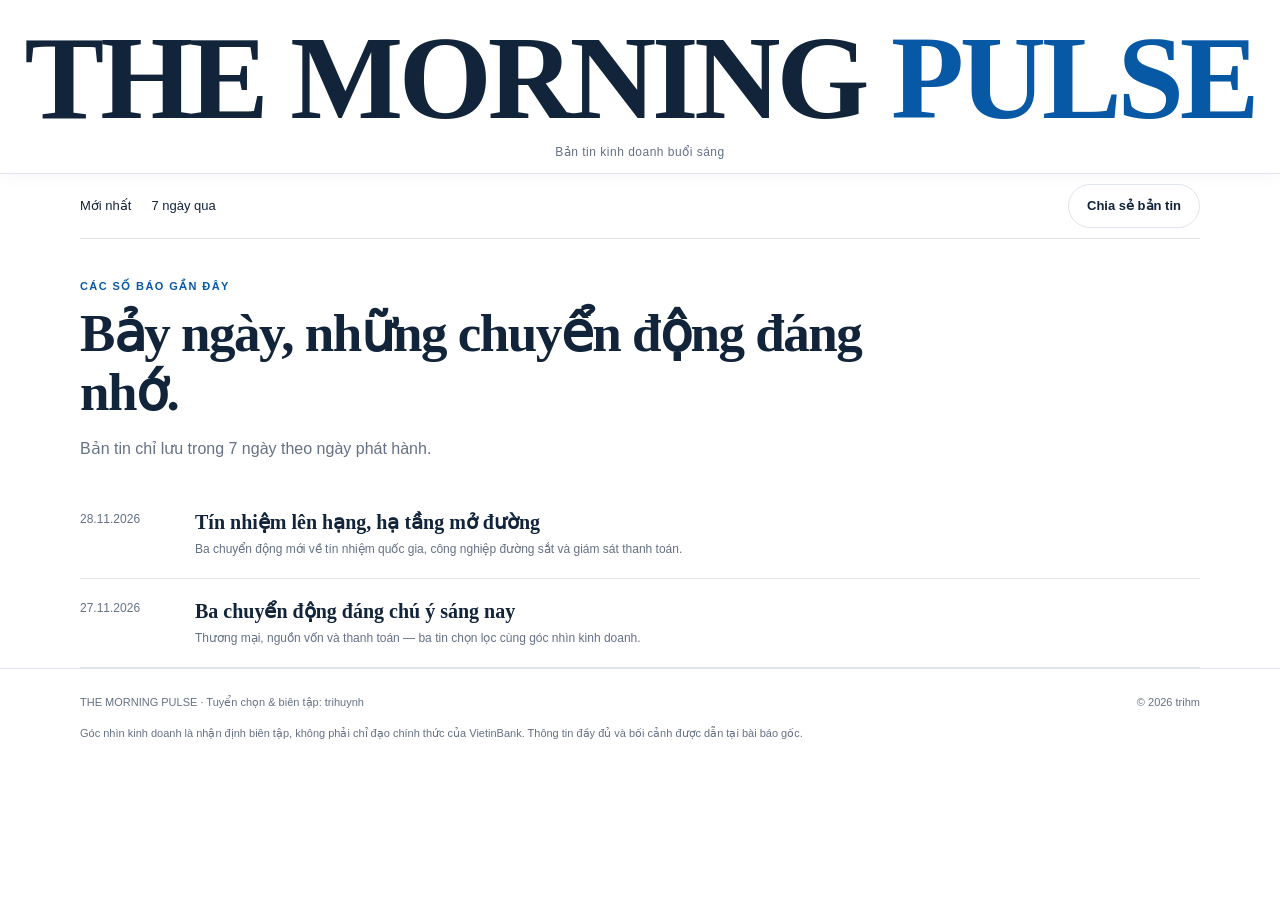
<file: archive.html>
<!doctype html>
<html lang="vi"><head><meta charset="utf-8"><meta name="viewport" content="width=device-width,initial-scale=1"><meta name="theme-color" content="#12243a"><title>7 ngày qua | THE MORNING PULSE</title><meta name="description" content="Các số báo trong 7 ngày gần nhất."><link rel="canonical" href="https://trihm77.github.io/morning-pulse/archive.html"><meta property="og:title" content="7 ngày qua | THE MORNING PULSE"><meta property="og:description" content="Các số báo trong 7 ngày gần nhất."><meta property="og:url" content="https://trihm77.github.io/morning-pulse/archive.html"><meta name="share-url" content="https://trihm77.github.io/morning-pulse/archive.html"><meta property="og:type" content="article"><meta property="og:locale" content="vi_VN"><meta property="og:site_name" content="THE MORNING PULSE"><link rel="stylesheet" href="assets/site.css?v=68bf0a8bf7ad"><script defer src="assets/site.js?v=3690ec733a47"></script></head><body><header class="brandbar"><div class="shell brandrow"><a class="brand" href="index.html" aria-label="THE MORNING PULSE — bản tin mới nhất"><span class="brand-text">THE MORNING <span class="brand-accent">PULSE</span></span></a><p class="tagline">Bản tin kinh doanh buổi sáng</p></div></header><div class="shell utilityrow"><nav class="topnav" aria-label="Điều hướng"><a href="index.html">Mới nhất</a><a href="archive.html">7 ngày qua</a><button class="share" data-share>Chia sẻ bản tin</button></nav></div><main class="shell"><section class="intro"><p class="eyebrow">Các số báo gần đây</p><h1>Bảy ngày, những chuyển động đáng nhớ.</h1><p>Bản tin chỉ lưu trong 7 ngày theo ngày phát hành.</p></section><ul class="edition-list"><li><a href="2026-11-28/"><time datetime="2026-11-28">28.11.2026</time><div><b>Tín nhiệm lên hạng, hạ tầng mở đường</b><small>Ba chuyển động mới về tín nhiệm quốc gia, công nghiệp đường sắt và giám sát thanh toán.</small></div></a></li><li><a href="2026-11-27/"><time datetime="2026-11-27">27.11.2026</time><div><b>Ba chuyển động đáng chú ý sáng nay</b><small>Thương mại, nguồn vốn và thanh toán — ba tin chọn lọc cùng góc nhìn kinh doanh.</small></div></a></li></ul></main><footer class="footer"><div class="shell"><div class="footerline"><span>THE MORNING PULSE · Tuyển chọn &amp; biên tập: trihuynh</span><span>© 2026 trihm</span></div><p>Góc nhìn kinh doanh là nhận định biên tập, không phải chỉ đạo chính thức của VietinBank. Thông tin đầy đủ và bối cảnh được dẫn tại bài báo gốc.</p></div></footer><div id="status" class="toast" role="status" aria-live="polite"></div></body></html>
</file>
<file: assets/site.css>
:root{--ink:#12243a;--muted:#647184;--blue:#0758a5;--line:#dfe5eb;--paper:#fff;--wash:#f2f6fa}*{box-sizing:border-box}html{-webkit-text-size-adjust:100%;text-size-adjust:100%;scroll-behavior:smooth;scroll-padding-top:calc(var(--masthead-height,100px) + 16px)}body{margin:0;background:var(--paper);color:var(--ink);font-family:Arial,Helvetica,sans-serif;-webkit-font-smoothing:antialiased}a{color:var(--blue);text-underline-offset:4px}button{font:inherit;cursor:pointer}a,button{-webkit-tap-highlight-color:transparent}a:focus-visible,button:focus-visible{outline:3px solid #cf913c;outline-offset:4px}.shell{width:min(1120px,100% - 64px);margin:auto}.brandbar{position:sticky;top:0;z-index:30;background:var(--paper);border-bottom:1px solid var(--line);box-shadow:0 4px 14px #12243a08}.brandrow{display:block;width:calc(100% - 48px);padding:18px 0 14px}.brand{display:flex;align-items:center;justify-content:center;width:100%;text-align:center;text-decoration:none;color:var(--ink);font-family:Georgia,'Times New Roman',serif;font-size:8.7vw;font-weight:700;letter-spacing:-.035em;white-space:nowrap;line-height:1.04}.brand-text{display:block;line-height:1}.utilityrow{padding:10px 0;border-bottom:1px solid var(--line)}.brand-accent{color:var(--blue)}.tagline{text-align:center;font-size:12px;color:var(--muted);margin:7px 0 0;letter-spacing:.5px}.topnav{display:flex;gap:20px;align-items:center;font-size:13px}.topnav .share{margin-left:auto}.topnav a{text-decoration:none;color:var(--ink);padding:12px 0}.share{border:1px solid var(--line);border-radius:30px;padding:12px 18px;background:white;color:var(--ink);font-weight:700;font-size:13px;min-height:44px}.share:hover{background:var(--wash)}.intro{padding:30px 0 28px;max-width:820px}.eyebrow{color:var(--blue);font-size:11px;font-weight:700;letter-spacing:1.4px;text-transform:uppercase}.issue-date{display:flex;flex-wrap:wrap;gap:8px 16px;align-items:center;color:var(--muted);font-size:13px;margin:0 0 14px}.issue-date span{font-size:10px;font-weight:700;border-left:1px solid var(--line);padding-left:16px;letter-spacing:1px}h1{font-family:Georgia,'Times New Roman',serif;font-size:clamp(34px,4.4vw,53px);line-height:1.12;letter-spacing:-1.5px;margin:0 0 14px}.intro>p:last-child{font-size:16px;line-height:1.6;color:var(--muted);margin:0}.jump{display:flex;gap:8px;flex-wrap:wrap;padding-bottom:25px;border-bottom:1px solid var(--line)}.jump a{border:1px solid var(--line);border-radius:24px;padding:11px 15px;text-decoration:none;font-size:12px;color:var(--ink);min-height:40px}.jump a:hover{background:var(--wash)}.stories{display:grid;grid-template-columns:1fr 1fr;gap:0 36px}.story{min-width:0;padding:30px 0;border-bottom:1px solid var(--line);scroll-margin-top:0}.story.lead{grid-column:1/-1}.story-head{display:flex;align-items:center;justify-content:space-between;gap:12px;margin-bottom:14px}.category{font-size:11px;font-weight:700;color:var(--blue);letter-spacing:.6px;text-transform:uppercase}.index{font-size:12px;color:#9aa6b5}.story h2{font-family:Georgia,'Times New Roman',serif;font-size:30px;line-height:1.2;letter-spacing:-.55px;margin:0 0 18px;font-weight:700;text-wrap:pretty}.story.lead h2{font-size:40px;max-width:900px}.story-layout{display:flex;flex-direction:column;gap:20px}.story.lead .story-layout{display:grid;grid-template-columns:1.05fr 1fr;gap:30px}.story figure{margin:0}.story img{width:100%;height:auto;aspect-ratio:auto;object-fit:contain;display:block;border-radius:5px;background:var(--wash)}figcaption{font-size:10px;color:var(--muted);margin-top:7px}.number{background:var(--wash);border-left:3px solid var(--blue);padding:12px 16px;margin:0 0 16px}.number b{display:block;font-size:31px;line-height:1.15;color:var(--blue);letter-spacing:-1px}.number span{display:block;font-size:12px;color:var(--muted);margin-top:6px;line-height:1.45}.summary{font-size:17px;line-height:1.7;margin:0;color:#26374b}.analysis{margin-top:24px}.analysis h3{font-size:11px;letter-spacing:1.1px;text-transform:uppercase;color:var(--blue);margin:0 0 13px}.analysis dl{margin:0;display:grid;gap:12px}.analysis dl>div{display:grid;grid-template-columns:87px 1fr;gap:12px}.analysis dt{font-size:12px;font-weight:700;color:var(--muted);line-height:1.65;padding-top:2px}.analysis dd{margin:0;font-size:15px;line-height:1.65;color:#26374b}.analysis .action{background:#f1f6fb;border-radius:5px;padding:12px;margin:0 -12px}.source{font-size:11px;line-height:1.6;color:var(--muted);margin:22px 0 12px}.source-links{display:flex;gap:12px;flex-wrap:wrap;align-items:center}.source-links a{display:inline-flex;align-items:center;min-height:44px;font-size:12px;line-height:1.5}.source-links a:first-child{font-weight:700;font-size:14px;text-decoration:none;gap:12px}.source-links a:first-child:after{content:'›';font-size:18px}.closing{margin:32px 0;background:var(--wash);border-radius:8px;padding:25px;display:flex;align-items:center;justify-content:space-between;gap:20px}.closing h2{font-family:Georgia,'Times New Roman',serif;font-size:23px;margin:0 0 7px}.closing p{font-size:13px;line-height:1.6;color:var(--muted);margin:0}.week{padding:8px 0 30px}.section-heading{display:flex;align-items:baseline;justify-content:space-between;gap:16px;border-bottom:1px solid var(--line);padding-bottom:14px;margin-bottom:0}.section-heading h2{font-size:18px;margin:0}.section-heading span{font-size:11px;color:var(--muted)}.edition-list{list-style:none;padding:0;margin:0}.edition-list li{border-bottom:1px solid var(--line)}.edition-list a{display:grid;grid-template-columns:95px 1fr;gap:20px;align-items:start;color:var(--ink);text-decoration:none;padding:19px 0}.edition-list time{font-size:12px;color:var(--muted);padding-top:3px}.edition-list b{font-family:Georgia,'Times New Roman',serif;font-size:20px;font-weight:700;line-height:1.3}.edition-list small{display:block;color:var(--muted);font-size:12px;line-height:1.6;margin-top:5px}.footer{border-top:1px solid var(--line);padding:24px 0 34px;font-size:11px;color:var(--muted);line-height:1.7}.footerline{display:flex;flex-wrap:wrap;gap:8px 30px;justify-content:space-between}.footer p{max-width:750px;margin:12px 0 0}.toast{position:fixed;bottom:22px;left:50%;transform:translateX(-50%);background:var(--ink);color:white;padding:13px 20px;border-radius:7px;font-size:13px;z-index:5;max-width:calc(100% - 32px);width:max-content;box-shadow:0 5px 30px #10243a30}.toast:empty{display:none}.empty{padding:65px 0 80px}.empty p{font-size:17px;line-height:1.7;color:var(--muted)}@media(max-width:700px){.shell{width:calc(100% - 36px)}.brandrow{width:calc(100% - 28px);padding:7px 0 8px}.brand{font-size:8.7vw;letter-spacing:-.035em}.tagline{font-size:11px;margin-top:6px}.utilityrow{padding:8px 0}.topnav{margin-top:0;justify-content:space-between;gap:14px;font-size:12px}.topnav .share{padding:10px 15px;font-size:12px}.intro{padding:25px 0 22px}h1{font-size:34px;line-height:1.14;letter-spacing:-.9px}.intro>p:last-child{font-size:14px;line-height:1.6}.issue-date{font-size:12px}.jump{gap:7px;padding-bottom:22px}.jump a{font-size:11px;padding:10px 12px}.stories{display:block}.story{padding:25px 0}.story h2,.story.lead h2{font-size:29px;line-height:1.22;margin-bottom:17px;letter-spacing:-.5px}.story-layout,.story.lead .story-layout{display:flex;flex-direction:column;gap:18px}.story-head{margin-bottom:13px}.category{font-size:10px;letter-spacing:.5px}.story img{aspect-ratio:auto}.summary{font-size:16px;line-height:1.75}.number{padding:11px 14px}.number b{font-size:30px}.number span{font-size:11px}.analysis{margin-top:22px}.analysis dl{gap:13px}.analysis dl>div{grid-template-columns:72px 1fr;gap:10px}.analysis dt{font-size:11px}.analysis dd{font-size:14px;line-height:1.7}.analysis .action{padding:10px;margin:0 -10px}.closing{padding:21px;display:block;margin:26px 0}.closing h2{font-size:22px}.closing .share{margin-top:16px}.section-heading h2{font-size:17px}.section-heading span{font-size:10px}.edition-list a{grid-template-columns:76px 1fr;gap:12px}.edition-list time{font-size:11px}.edition-list b{font-size:18px}.footer{padding-top:20px}.source-links{gap:5px 15px}}@media(prefers-reduced-motion:reduce){html{-webkit-text-size-adjust:100%;text-size-adjust:100%;scroll-behavior:auto}}

.story.lead .story-layout.text-only{display:flex;flex-direction:column;gap:0}.story-layout.text-only{gap:0}.original-photo-link{margin:0 0 16px;font-size:13px;line-height:1.5}.original-photo-link a{display:inline-flex;align-items:center;min-height:36px}
</file>
